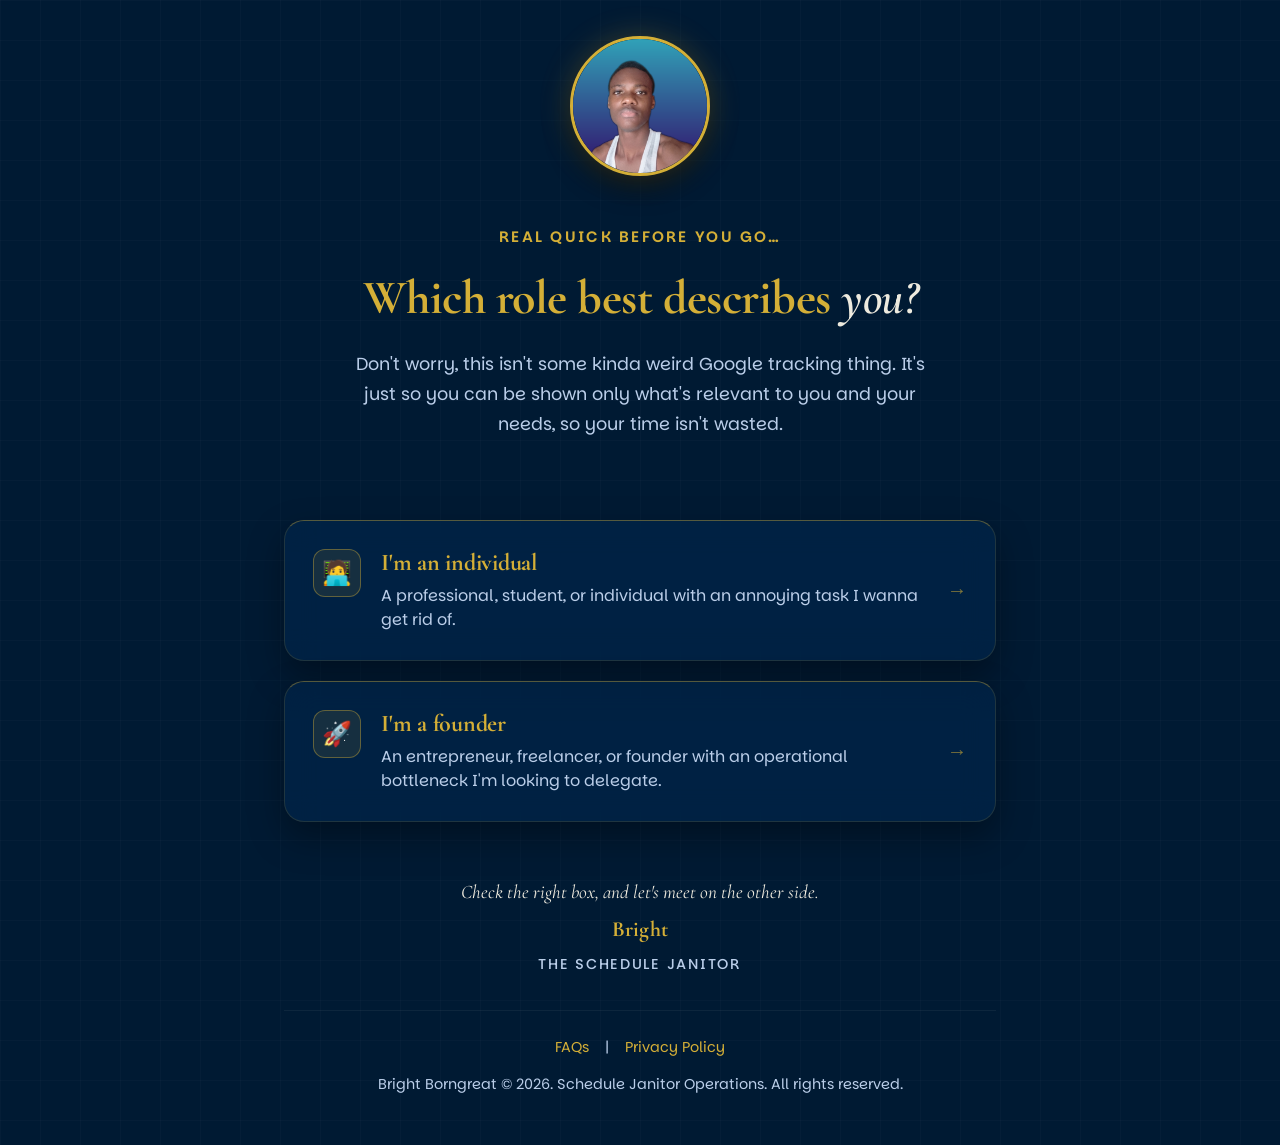
<file: index.html>
<!DOCTYPE html>
<html lang="en">
<head>
    <meta charset="UTF-8">
    <meta name="viewport" content="width=device-width, initial-scale=1.0">
    <title>Welcome — Schedule Janitor</title>
    <script data-goatcounter="https://bborngreat.goatcounter.com/count"
        async src="//gc.zgo.at/count.js"></script>
    <!-- Google Fonts: Cormorant Garamond (Headings) & Parkinsans (Body Text) -->
    <link rel="preconnect" href="https://fonts.googleapis.com">
    <link rel="preconnect" href="https://fonts.gstatic.com" crossorigin>
    <link href="https://fonts.googleapis.com/css2?family=Cormorant+Garamond:ital,wght@0,600;0,700;1,600;1,700&family=Parkinsans:wght@400;500;600;700&display=swap" rel="stylesheet">

    <style>
        :root {
            --bg-color: #001A33;
            --card-bg: rgba(0, 40, 80, 0.55);
            --card-hover-bg: rgba(0, 50, 100, 0.75);
            --border-subtle: rgba(212, 175, 55, 0.15);
            --border-highlight: rgba(212, 175, 55, 0.4);
            --text-primary: #EDEADE;
            --text-muted: #BACEE9;
            --accent-gold: #D4AF37;
            --accent-gold-hover: #F0C846;
            --accent-glow: rgba(212, 175, 55, 0.25);
            --max-width: 760px;
        }

        * {
            box-sizing: border-box;
            margin: 0;
            padding: 0;
        }

        button:focus-visible,
        a:focus-visible {
            outline: 2px solid var(--accent-gold);
            outline-offset: 4px;
            border-radius: 6px;
        }

        body {
            background-color: var(--bg-color);
            background-image: 
                linear-gradient(to right, rgba(255,255,255,.02) 1px, transparent 1px),
                linear-gradient(to bottom, rgba(255,255,255,.02) 1px, transparent 1px);
            background-size: 40px 40px, 40px 40px;
            color: var(--text-primary);
            font-family: 'Parkinsans', sans-serif;
            line-height: 1.75;
            font-size: 1.1rem;
            overflow-x: hidden;
            padding-top: 4px;
            min-height: 100vh;
            display: flex;
            flex-direction: column;
        }

        /* Top Scroll Progress Bar */
        #scroll-progress {
            position: fixed;
            top: 0;
            left: 0;
            height: 4px;
            background: linear-gradient(90deg, var(--accent-gold), #FFF);
            width: 0%;
            z-index: 9999;
            transition: width 0.1s ease-out;
            box-shadow: 0 0 10px rgba(212, 175, 55, 0.6);
        }

        /* Layout Container */
        .container {
            max-width: var(--max-width);
            margin: 0 auto;
            padding: 2rem 1.5rem 3rem 1.5rem;
            flex: 1;
            display: flex;
            flex-direction: column;
            justify-content: center;
            width: 100%;
        }

        /* Headshot */
        .headshot-wrapper {
            margin: 0 auto 2rem auto;
            width: 140px;
            height: 140px;
            border-radius: 50%;
            overflow: hidden;
            border: 3px solid var(--accent-gold);
            box-shadow: 0 0 30px var(--accent-glow), 0 12px 25px rgba(0, 0, 0, 0.6);
            background-color: var(--bg-color);
            position: relative;
        }

        .headshot-wrapper img {
            width: 100%;
            height: 100%;
            object-fit: cover;
            object-position: center 90%;
            display: block;
        }

        /* Hero Section */
        .hero-section {
            text-align: center;
            padding: 1rem 0 1.5rem 0;
        }

        .hero-eyebrow {
            font-family: 'Parkinsans', sans-serif;
            font-size: 0.95rem;
            color: var(--accent-gold);
            text-transform: uppercase;
            letter-spacing: 0.15em;
            font-weight: 600;
            margin-bottom: 1.25rem;
        }

        h1 {
            font-family: 'Cormorant Garamond', serif;
            color: var(--accent-gold);
            font-weight: 700;
            letter-spacing: -0.01em;
            font-size: clamp(2.2rem, 5vw, 3rem);
            line-height: 1.15;
            margin-bottom: 1.5rem;
        }

        h1 em {
            color: var(--text-primary);
            font-style: italic;
            font-weight: 600;
        }

        .lead {
            font-size: 1.1rem;
            color: var(--text-muted);
            margin-bottom: 2.5rem;
            line-height: 1.7;
            font-weight: 400;
            max-width: 580px;
            margin-left: auto;
            margin-right: auto;
        }

        /* Choice Cards */
        .choice-container {
            display: flex;
            flex-direction: column;
            gap: 1.25rem;
            margin: 1rem 0 2.5rem 0;
        }

        .choice-card {
            display: block;
            background: var(--card-bg);
            backdrop-filter: blur(16px);
            -webkit-backdrop-filter: blur(16px);
            border: 1px solid var(--border-subtle);
            border-top: 1px solid var(--border-highlight);
            border-radius: 20px;
            padding: 1.75rem 1.75rem;
            text-decoration: none;
            color: var(--text-primary);
            box-shadow: 0 15px 35px rgba(0, 0, 0, 0.35);
            transition: all 0.3s ease;
            position: relative;
            cursor: pointer;
            text-align: left;
        }

        .choice-card:hover {
            border-color: var(--accent-gold);
            background: var(--card-hover-bg);
            transform: translateY(-4px);
            box-shadow: 0 20px 45px rgba(212, 175, 55, 0.15), 0 15px 35px rgba(0, 0, 0, 0.4);
        }

        .choice-card-inner {
            display: flex;
            align-items: flex-start;
            gap: 1.25rem;
        }

        .choice-icon {
            flex-shrink: 0;
            width: 48px;
            height: 48px;
            border-radius: 12px;
            background: rgba(212, 175, 55, 0.1);
            border: 1px solid var(--border-highlight);
            display: flex;
            align-items: center;
            justify-content: center;
            font-size: 1.5rem;
            line-height: 1;
            transition: all 0.3s ease;
        }

        .choice-card:hover .choice-icon {
            background: rgba(212, 175, 55, 0.2);
            transform: scale(1.05);
        }

        .choice-content {
            flex: 1;
            min-width: 0;
        }

        .choice-role {
            font-family: 'Cormorant Garamond', serif;
            font-size: 1.5rem;
            font-weight: 700;
            color: var(--accent-gold);
            line-height: 1.2;
            margin-bottom: 0.4rem;
            letter-spacing: -0.01em;
        }

        .choice-desc {
            font-size: 1rem;
            color: var(--text-muted);
            line-height: 1.5;
        }

        .choice-arrow {
            flex-shrink: 0;
            align-self: center;
            font-size: 1.25rem;
            color: var(--accent-gold);
            opacity: 0.6;
            transition: all 0.3s ease;
        }

        .choice-card:hover .choice-arrow {
            opacity: 1;
            transform: translateX(4px);
        }

        /* Sign-off */
        .signoff {
            text-align: center;
            margin-top: 1rem;
        }

        .signoff-text {
            font-family: 'Cormorant Garamond', serif;
            font-style: italic;
            font-size: 1.2rem;
            color: var(--text-primary);
            margin-bottom: 0.25rem;
            line-height: 1.5;
        }

        .signoff-name {
            font-family: 'Cormorant Garamond', serif;
            font-size: 1.35rem;
            font-weight: 700;
            color: var(--accent-gold);
            letter-spacing: 0.01em;
        }

        .signoff-role {
            font-family: 'Parkinsans', sans-serif;
            font-size: 0.9rem;
            color: var(--text-muted);
            text-transform: uppercase;
            letter-spacing: 0.12em;
            margin-top: 0.25rem;
            font-weight: 500;
        }

        /* Footer */
        .footer {
            text-align: center;
            margin-top: 2rem;
            padding-top: 1.5rem;
            border-top: 1px solid rgba(255, 255, 255, 0.05);
            color: var(--text-muted);
            font-size: 0.9rem;
        }

        .footer a {
            color: var(--accent-gold);
            text-decoration: none;
            margin: 0 0.75rem;
            transition: color 0.2s ease;
        }

        .footer a:hover {
            color: var(--accent-gold-hover);
            text-decoration: underline;
        }

        /* Responsive Breakpoints */
        @media (max-width: 600px) {
            .container {
                padding: 1.5rem 1rem 2rem 1rem;
            }
            .choice-card {
                padding: 1.35rem 1.25rem;
            }
            .choice-card-inner {
                gap: 1rem;
            }
            .choice-icon {
                width: 42px;
                height: 42px;
                font-size: 1.25rem;
            }
            .choice-role {
                font-size: 1.3rem;
            }
            .choice-desc {
                font-size: 0.95rem;
            }
            .headshot-wrapper {
                width: 110px;
                height: 110px;
            }
        }
    </style>
</head>
<body>

    <!-- Scroll Progress Indicator -->
    <div id="scroll-progress"></div>

    <div class="container">

        <!-- Headshot -->
        <div class="headshot-wrapper">
            <img src="1788311590795.png" alt="Bright Borngreat - Schedule Janitor" onerror="this.src='https://placehold.co/140x140/001A33/D4AF37?text=Bright';">
        </div>

        <!-- Hero Section -->
        <section class="hero-section">
            <p class="hero-eyebrow">Real Quick Before You Go…</p>
            <h1>Which role best describes <em>you?</em></h1>
            <p class="lead">Don't worry, this isn't some kinda weird Google tracking thing. It's just so you can be shown only what's relevant to you and your needs, so your time isn't wasted.</p>
        </section>

        <!-- Choice Cards -->
        <div class="choice-container">

            <!-- Personal Option -->
            <a href="personal.html" class="choice-card">
                <div class="choice-card-inner">
                    <div class="choice-icon" aria-hidden="true">🧑‍💻</div>
                    <div class="choice-content">
                        <div class="choice-role">I'm an individual</div>
                        <div class="choice-desc">A professional, student, or individual with an annoying task I wanna get rid of.</div>
                    </div>
                    <div class="choice-arrow" aria-hidden="true">→</div>
                </div>
            </a>

            <!-- Business Option -->
            <a href="business.html" class="choice-card">
                <div class="choice-card-inner">
                    <div class="choice-icon" aria-hidden="true">🚀</div>
                    <div class="choice-content">
                        <div class="choice-role">I'm a founder</div>
                        <div class="choice-desc">An entrepreneur, freelancer, or founder with an operational bottleneck I'm looking to delegate.</div>
                    </div>
                    <div class="choice-arrow" aria-hidden="true">→</div>
                </div>
            </a>

        </div>

        <!-- Sign-off -->
        <div class="signoff">
            <p class="signoff-text">Check the right box, and let's meet on the other side.</p>
            <p class="signoff-name">Bright</p>
            <p class="signoff-role">The Schedule Janitor</p>
        </div>

        <!-- Footer -->
        <footer class="footer">
            <a href="faq.html">FAQs</a> |
            <a href="privacy-policy.html">Privacy Policy</a>
            <p style="margin-top: 0.75rem;">Bright Borngreat &copy; <span id="current-year"></span>. Schedule Janitor Operations. All rights reserved.</p>
        </footer>

    </div>

    <script>
        // Scroll progress bar logic
        window.addEventListener('scroll', () => {
            const winScroll = document.body.scrollTop || document.documentElement.scrollTop;
            const height = document.documentElement.scrollHeight - document.documentElement.clientHeight;
            const scrolled = (winScroll / height) * 100;
            const progressBar = document.getElementById('scroll-progress');
            if (progressBar) {
                progressBar.style.width = scrolled + '%';
            }
        });

        // Dynamic copyright year
        document.getElementById('current-year').textContent = new Date().getFullYear();

        // Keyboard shortcut: press 1 for personal, 2 for business
        document.addEventListener('keydown', (e) => {
            if (e.key === '1') {
                window.location.href = 'personal.html';
            } else if (e.key === '2') {
                window.location.href = 'business.html';
            }
        });
    </script>
</body>
</html>
</file>
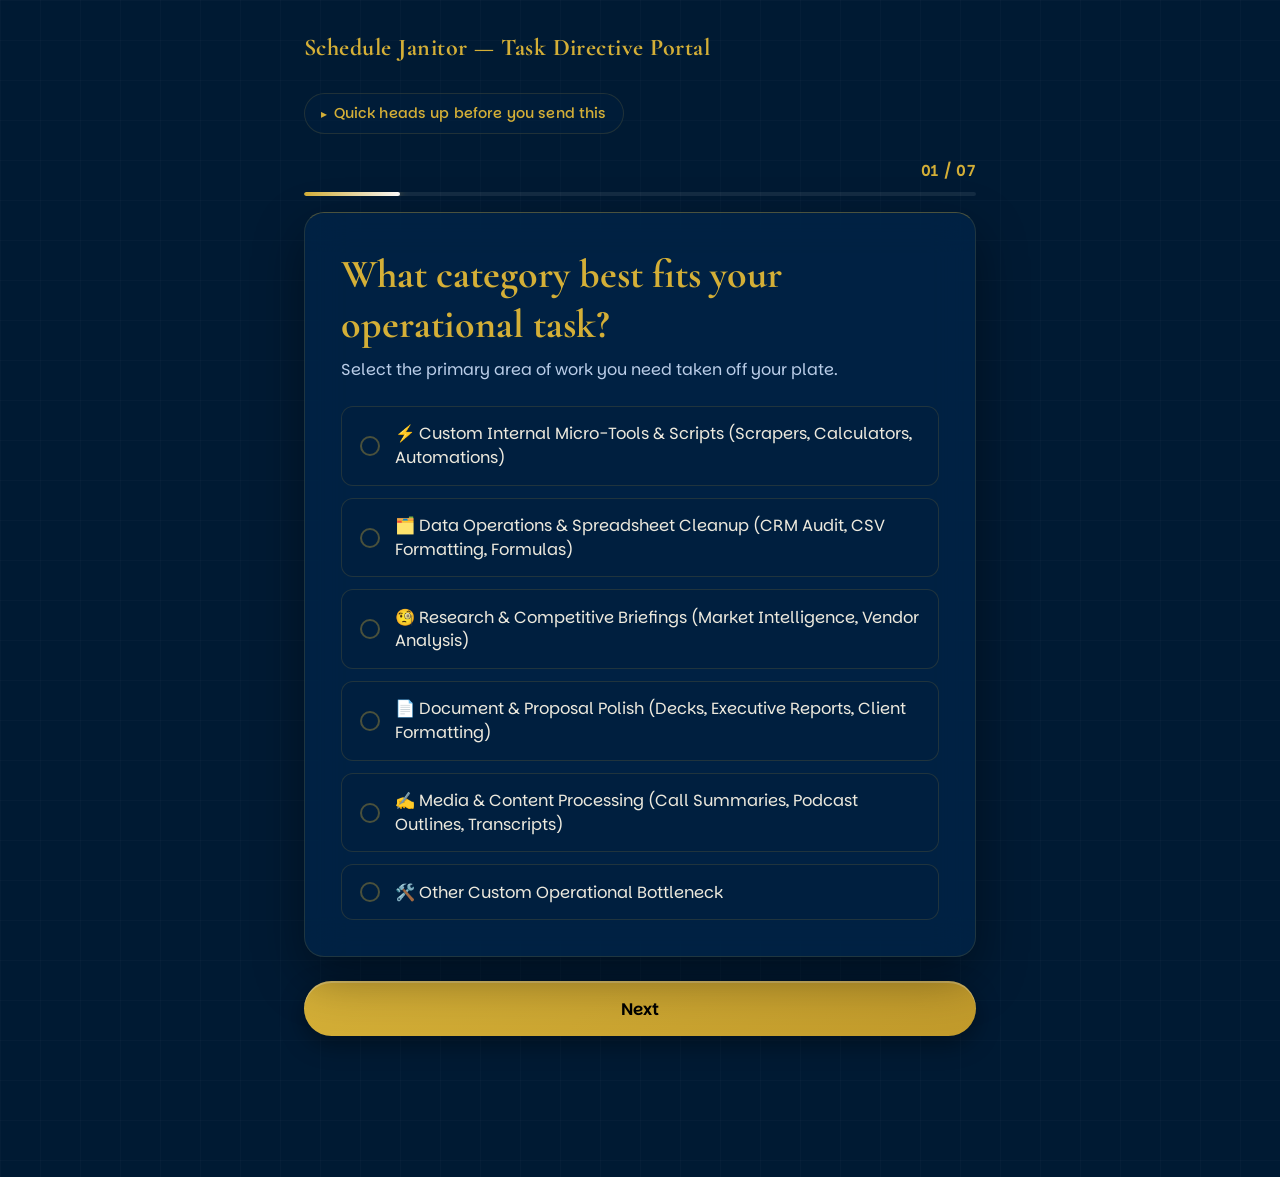
<file: business.html>
<!DOCTYPE html>
<html lang="en">
<head>
    <meta charset="UTF-8">
    <meta name="viewport" content="width=device-width, initial-scale=1.0, maximum-scale=5.0">
    <title>Task Directive Portal - Schedule Janitor</title>
    <script data-goatcounter="https://bborngreat.goatcounter.com/count"
        async src="//gc.zgo.at/count.js"></script>
    <!-- Google Fonts: Cormorant Garamond & Parkinsans -->
    <link rel="preconnect" href="https://fonts.googleapis.com">
    <link rel="preconnect" href="https://fonts.gstatic.com" crossorigin>
    <link href="https://fonts.googleapis.com/css2?family=Cormorant+Garamond:ital,wght@0,600;0,700;1,600&family=Parkinsans:wght@400;500;600&display=swap" rel="stylesheet">
    <link rel="stylesheet" href="style.css">
</head>
<body>

    <!-- Scroll Progress Bar -->
    <div id="scroll-progress"></div>

    <!-- Minimal Header -->
    <header class="site-header minimal-header">
        <div class="header-inner">
            <span class="brand-mark">Schedule Janitor — Task Directive Portal</span>
        </div>
    </header>

    <!-- Main Container -->
    <div class="container" id="app-container">

        <!-- Preflight Notice -->
        <details class="preflight-notice">
            <summary>Quick heads up before you send this</summary>
            <div class="preflight-inner">
                <p><span class="preflight-emoji">🤏</span> <strong>Pricing:</strong> Flat-rate quotes are based strictly on scope—small data cleanup or document polish tasks start around $25–$50, with custom automations quoted per scope.</p>
                <p><span class="preflight-emoji">⏪</span> <strong>Revisions:</strong> One revision is included if something's off or missed from your original request.</p>
                <p><span class="preflight-emoji">🧾</span> <strong>Payment:</strong> You only pay after you've previewed the work and you're happy with it.</p>
                <p><span class="preflight-emoji">🔐</span> <strong>Security:</strong> Never share root account passwords or banking details. For tool integrations or data tasks, we use restricted worker API keys or sanitized sample data.</p>
            </div>
        </details>

        <!-- FORM VIEW -->
        <div id="form-view">
            <!-- Progress Header -->
            <div class="progress-area">
                <div class="progress-text">
                    <span id="step-counter">01 / 07</span>
                </div>
                <div class="progress-bar-track">
                    <div class="progress-bar-fill" id="progress-fill"></div>
                </div>
            </div>

            <!-- Step Container (Dynamic elements rendered here by script.js) -->
            <div id="step-container" class="glass-box step-box">
                <!-- Steps injected by JavaScript -->
            </div>

            <!-- Navigation Buttons -->
            <div class="nav-buttons">
                <button type="button" id="back-btn" class="btn-outline" aria-label="Previous question">Back</button>
                <button type="button" id="next-btn" class="btn-gold" aria-label="Next question">Next</button>
                <button type="button" id="submit-btn" class="btn-gold hidden" aria-label="Submit request">Send my request</button>
            </div>

            <!-- Validation/Status Message -->
            <div id="form-message" class="form-message" aria-live="polite"></div>

            <!-- Honeypot Field -->
            <div class="honeypot-field" aria-hidden="true">
                <label for="website">Website</label>
                <input type="text" id="website" name="website" tabindex="-1" autocomplete="off">
            </div>
        </div>

        <!-- SUCCESS VIEW -->
        <div id="success-view" class="glass-box success-box hidden">
            <h2 class="success-title">Got it.</h2>
            <p class="success-text">Your task directive has been received. I review all briefs within 2 hours and will send over a flat-rate quote via your preferred contact method.</p>
            <p class="success-signoff">Talk soon.</p>
            <a href="https://bborngreat.github.io/schedule-janitor/business.html" class="btn-gold" id="back-home-btn">Back to Schedule Janitor</a>
        </div>

        <!-- ERROR VIEW -->
        <div id="error-view" class="glass-box error-box hidden">
            <p class="error-text" id="error-message-text">Something went wrong while sending that. Your answers are still here. Check your connection and try again.</p>
            <button type="button" class="btn-gold" id="retry-btn">Try again</button>
        </div>

    </div>

    <script src="business.js"></script>
</body>
</html>
</file>
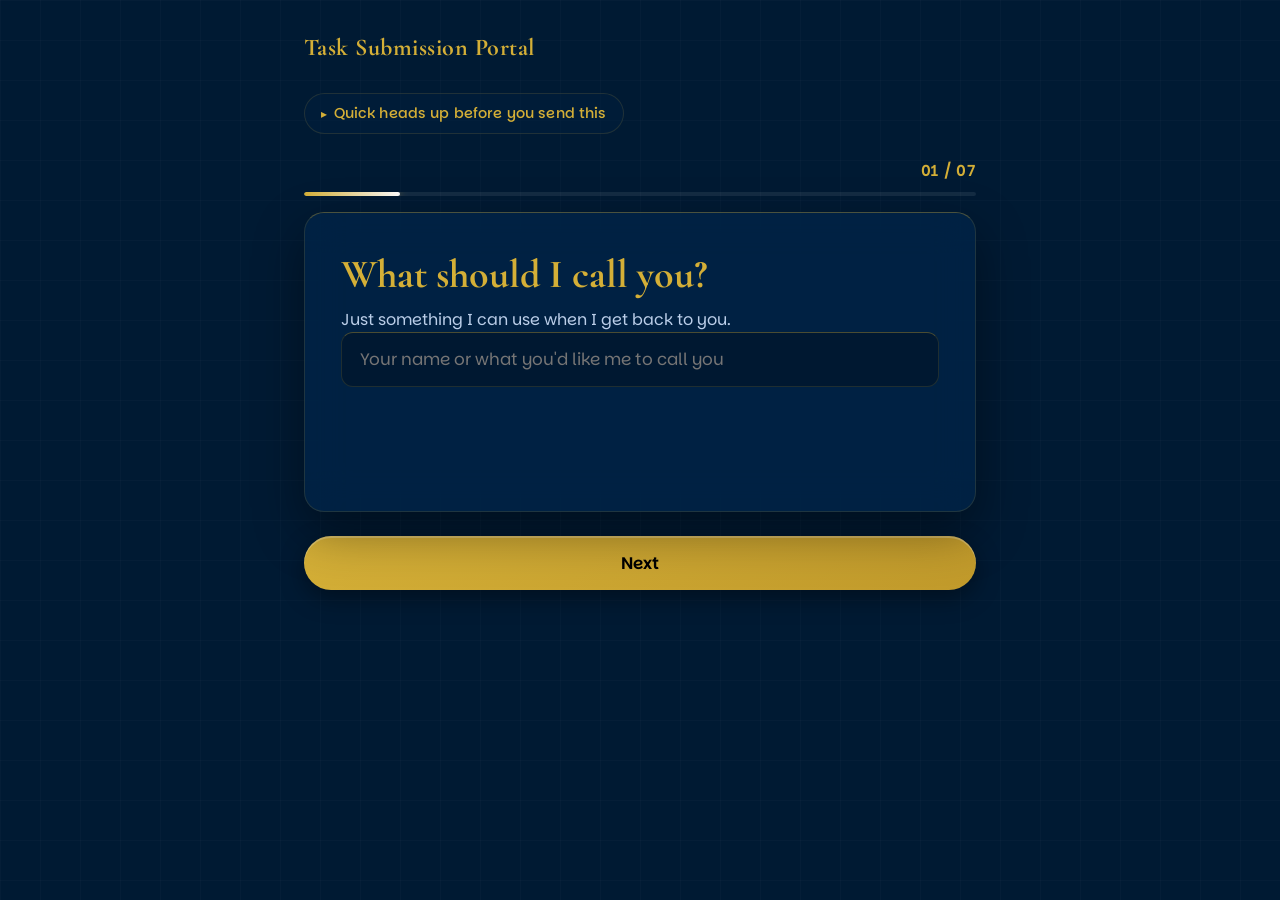
<file: personal.html>
<!DOCTYPE html>
<html lang="en">
<head>
    <meta charset="UTF-8">
    <meta name="viewport" content="width=device-width, initial-scale=1.0, maximum-scale=5.0">
    <title>Task Submission Form</title>
    <script data-goatcounter="https://bborngreat.goatcounter.com/count"
        async src="//gc.zgo.at/count.js"></script>
    <!-- Google Fonts: Cormorant Garamond & Parkinsans (same as homepage) -->
    <link rel="preconnect" href="https://fonts.googleapis.com">
    <link rel="preconnect" href="https://fonts.gstatic.com" crossorigin>
    <link href="https://fonts.googleapis.com/css2?family=Cormorant+Garamond:ital,wght@0,600;0,700;1,600&family=Parkinsans:wght@400;500;600&display=swap" rel="stylesheet">
    <link rel="stylesheet" href="style.css">
</head>
<body>

    <!-- Scroll Progress Bar (optional, kept for brand consistency) -->
    <div id="scroll-progress"></div>

    <!-- Minimal header (hamburger removed for focused flow; brand mark preserved) -->
    <header class="site-header minimal-header">
        <div class="header-inner">
            <span class="brand-mark">Task Submission Portal</span>
        </div>
    </header>

    <!-- Main container – holds either the form or success/error states -->
    <div class="container" id="app-container">

        <!-- Preflight notice: collapsible, visible on every step -->
        <details class="preflight-notice">
            <summary>Quick heads up before you send this</summary>
            <div class="preflight-inner">
                <p><span class="preflight-emoji">🤏</span> <strong>Pricing:</strong> I'll confirm whether I can do it and quote you a flat price before any work starts. Typically $5 to $30+, depending on the job.</p>
                <p><span class="preflight-emoji">⏪</span> <strong>Revisions:</strong> One revision is included if something's off or missed from your original request.</p>
                <p><span class="preflight-emoji">🧾</span> <strong>Payment:</strong> You only pay after you've previewed the work and you're happy with it.</p>
                <p><span class="preflight-emoji">🔐</span> <strong>Security:</strong> Please don't put passwords, logins, banking details or ID numbers in this form. I'll never ask for them.</p>
            </div>
        </details>

        <!-- FORM VIEW (initially visible) -->
        <div id="form-view">
            <!-- Progress header -->
            <div class="progress-area">
                <div class="progress-text">
                    <span id="step-counter">01 / 07</span>
                </div>
                <div class="progress-bar-track">
                    <div class="progress-bar-fill" id="progress-fill"></div>
                </div>
            </div>

            <!-- Step container (single question shown at a time) -->
            <div id="step-container" class="glass-box step-box">
                <!-- Steps injected by JavaScript -->
            </div>

            <!-- Navigation buttons -->
            <div class="nav-buttons">
                <button type="button" id="back-btn" class="btn-outline" aria-label="Previous question">Back</button>
                <button type="button" id="next-btn" class="btn-gold" aria-label="Next question">Next</button>
                <button type="button" id="submit-btn" class="btn-gold hidden" aria-label="Submit request">Send my request</button>
            </div>

            <!-- Live region for validation / status messages -->
            <div id="form-message" class="form-message" aria-live="polite"></div>

            <!-- Honeypot field (invisible) -->
            <div class="honeypot-field" aria-hidden="true">
                <label for="website">Website</label>
                <input type="text" id="website" name="website" tabindex="-1" autocomplete="off">
            </div>
        </div>

        <!-- SUCCESS VIEW (hidden by default) -->
        <div id="success-view" class="glass-box success-box hidden">
            <h2 class="success-title">Got it.</h2>
            <p class="success-text">Your request has been sent. I'll look it over and get back to you using the contact method you selected.</p>
            <p class="success-signoff">Talk soon.</p>
            <a href="https://bborngreat.github.io/schedule-janitor/personal.html" class="btn-gold" id="back-home-btn">Back to Schedule Janitor</a>
        </div>

        <!-- ERROR VIEW (hidden by default, shown only on submission failure) -->
        <div id="error-view" class="glass-box error-box hidden">
            <p class="error-text" id="error-message-text">Something went wrong while sending that. Your answers are still here. Check your connection and try again.</p>
            <button type="button" class="btn-gold" id="retry-btn">Try again</button>
        </div>

    </div>

    <script src="personal.js"></script>
</body>
</html>
</file>
<file: style.css>
@import url('https://fonts.googleapis.com/css2?family=Cormorant+Garamond:wght@700&family=Parkinsans:wght@300;400;500;600&display=swap');

/* ============================================================
   Schedule Janitor – Task Directive Portal Stylesheet
   Dark Navy theme (#001A33) with Gold accents (#D4AF37)
   ============================================================ */

:root {
  --bg-color: #001A33;
  --card-bg: rgba(0, 40, 80, 0.55);
  --border-subtle: rgba(212, 175, 55, 0.15);
  --border-highlight: rgba(212, 175, 55, 0.35);
  --text-primary: #EDEADE;
  --text-muted: #BACEE9;
  --accent-gold: #D4AF37;
  --accent-gold-hover: #E5C158;
  --max-width: 720px;
  --radius-card: 20px;
  --radius-btn: 50px;
  --transition-fast: 0.2s ease;
  --transition-smooth: 0.3s cubic-bezier(0.2, 0.9, 0.4, 1);
}

* {
  box-sizing: border-box;
  margin: 0;
  padding: 0;
}

body {
  background-color: var(--bg-color);
  background-image:
    linear-gradient(to right, rgba(255,255,255,.02) 1px, transparent 1px),
    linear-gradient(to bottom, rgba(255,255,255,.02) 1px, transparent 1px);
  background-size: 40px 40px;
  color: var(--text-primary);
  font-family: 'Parkinsans', sans-serif;
  line-height: 1.7;
  font-size: 1.05rem;
  overflow-x: hidden;
  padding-top: 4px;
  min-height: 100vh;
}

/* ---- Scroll progress bar ---- */
#scroll-progress {
  position: fixed;
  top: 0;
  left: 0;
  height: 4px;
  background: linear-gradient(90deg, var(--accent-gold), #FFF);
  width: 0%;
  z-index: 9999;
  transition: width 0.1s ease-out;
  box-shadow: 0 0 10px rgba(212, 175, 55, 0.6);
}

/* ---- Site Header ---- */
.site-header {
  position: relative;
  max-width: var(--max-width);
  margin: 0 auto;
  padding: 1.5rem 1.5rem 0 1.5rem;
  display: flex;
  justify-content: flex-start;
  z-index: 1000;
}

.minimal-header .header-inner {
  width: 100%;
  display: flex;
  align-items: center;
}

.brand-mark {
  font-family: 'Cormorant Garamond', serif;
  font-weight: 700;
  font-size: 1.5rem;
  color: var(--accent-gold);
  letter-spacing: 0.02em;
}

/* ---- Main Container ---- */
.container {
  max-width: var(--max-width);
  margin: 0 auto;
  padding: 1rem 1.5rem 6rem 1.5rem;
}

/* ---- Preflight Notice Collapsible Dropdown ---- */
.preflight-notice {
  margin: 0.5rem 0 1.5rem 0;
  font-size: 0.9rem;
}

.preflight-notice summary {
  list-style: none;
  cursor: pointer;
  display: inline-flex;
  align-items: center;
  gap: 0.4rem;
  padding: 0.45rem 1rem;
  background: rgba(0, 30, 60, 0.6);
  border: 1px solid var(--border-subtle);
  border-radius: 999px;
  color: var(--accent-gold);
  font-weight: 500;
  font-family: 'Parkinsans', sans-serif;
  letter-spacing: 0.01em;
  transition: background var(--transition-fast), border-color var(--transition-fast);
}

.preflight-notice summary::-webkit-details-marker { display: none; }

.preflight-notice summary::before {
  content: "▸";
  display: inline-block;
  font-size: 0.75rem;
  transform: translateY(1px);
  transition: transform var(--transition-fast);
}

.preflight-notice[open] summary::before {
  transform: translateY(1px) rotate(90deg);
}

.preflight-notice summary:hover {
  background: rgba(212, 175, 55, 0.12);
  border-color: var(--border-highlight);
}

.preflight-inner {
  margin-top: 0.75rem;
  padding: 1.1rem 1.25rem;
  background: rgba(0, 30, 60, 0.65);
  backdrop-filter: blur(12px);
  -webkit-backdrop-filter: blur(12px);
  border: 1px solid var(--border-subtle);
  border-radius: 14px;
  color: var(--text-muted);
  line-height: 1.6;
  font-size: 0.92rem;
}

.preflight-inner p {
  margin-bottom: 0.65rem;
}

.preflight-inner p:last-child {
  margin-bottom: 0;
}

.preflight-inner strong {
  color: var(--text-primary);
  font-weight: 600;
}

.preflight-emoji {
  margin-right: 0.25rem;
}

/* ---- Progress Header ---- */
.progress-area {
  margin-bottom: 0.5rem;
}

.progress-text {
  display: flex;
  justify-content: flex-end;
  font-size: 0.95rem;
  font-weight: 600;
  letter-spacing: 0.05em;
  color: var(--accent-gold);
  margin-bottom: 0.5rem;
}

.progress-bar-track {
  width: 100%;
  height: 4px;
  background: rgba(255, 255, 255, 0.08);
  border-radius: 4px;
  overflow: hidden;
}

.progress-bar-fill {
  height: 100%;
  width: 0%;
  background: linear-gradient(90deg, var(--accent-gold), #FFF);
  border-radius: 4px;
  transition: width var(--transition-smooth);
  box-shadow: 0 0 8px rgba(212, 175, 55, 0.5);
}

/* ---- Step Container Card (Glassmorphism) ---- */
.glass-box {
  background: var(--card-bg);
  backdrop-filter: blur(20px);
  -webkit-backdrop-filter: blur(20px);
  border: 1px solid var(--border-subtle);
  border-top: 1px solid var(--border-highlight);
  border-radius: var(--radius-card);
  padding: 2.25rem;
  margin: 1rem 0 1.5rem 0;
  box-shadow: 0 20px 50px rgba(0, 0, 0, 0.4);
  position: relative;
}

.step-box {
  min-height: 300px;
  display: flex;
  flex-direction: column;
  justify-content: flex-start;
}

/* ---- Dynamic Header Elements (Injected by script.js) ---- */
.step-header {
  margin-bottom: 1.5rem;
}

.step-title,
.step-question {
  font-family: 'Cormorant Garamond', serif;
  font-weight: 700;
  font-size: clamp(1.8rem, 3.8vw, 2.5rem);
  color: var(--accent-gold);
  line-height: 1.25;
  margin-bottom: 0.5rem;
}

.step-subtitle,
.step-support {
  font-size: 1rem;
  color: var(--text-muted);
  line-height: 1.6;
  margin-bottom: 0;
}

/* ---- Form Step Body & Inputs ---- */
.step-body {
  width: 100%;
}

.form-input,
.form-textarea,
.step-input,
.step-textarea {
  width: 100%;
  background: rgba(0, 20, 40, 0.65);
  border: 1px solid var(--border-subtle);
  border-top: 1px solid var(--border-highlight);
  border-radius: 12px;
  padding: 0.9rem 1.1rem;
  font-family: 'Parkinsans', sans-serif;
  font-size: 1.05rem;
  color: var(--text-primary);
  transition: border-color var(--transition-fast), box-shadow var(--transition-fast);
  outline: none;
}

.form-input:focus,
.form-textarea:focus,
.form-select:focus {
  border-color: var(--accent-gold);
  box-shadow: 0 0 0 3px rgba(212, 175, 55, 0.2);
}

.form-textarea {
  min-height: 130px;
  resize: vertical;
  line-height: 1.6;
}

.form-input::placeholder,
.form-textarea::placeholder {
  color: rgba(186, 206, 233, 0.45);
  font-weight: 300;
}

/* ---- Options Card Group (Radio & Checkbox) ---- */
.options-group,
.options-grid {
  display: flex;
  flex-direction: column;
  gap: 0.75rem;
}

.option-card {
  display: flex;
  align-items: center;
  gap: 0.9rem;
  padding: 0.95rem 1.15rem;
  background: rgba(0, 30, 60, 0.45);
  border: 1px solid var(--border-subtle);
  border-radius: 12px;
  cursor: pointer;
  transition: border-color var(--transition-fast), background var(--transition-fast), box-shadow var(--transition-fast);
  font-size: 1.02rem;
  color: var(--text-primary);
  line-height: 1.45;
  -webkit-tap-highlight-color: transparent;
}

.option-card:hover {
  border-color: var(--border-highlight);
  background: rgba(0, 45, 90, 0.6);
}

.option-card.selected {
  border-color: var(--accent-gold);
  background: rgba(212, 175, 55, 0.1);
  box-shadow: 0 0 0 1px var(--accent-gold);
}

.option-card input[type="radio"] {
  appearance: none;
  -webkit-appearance: none;
  width: 20px;
  height: 20px;
  border: 2px solid var(--border-highlight);
  border-radius: 50%;
  margin: 0;
  flex-shrink: 0;
  position: relative;
  cursor: pointer;
  transition: border-color var(--transition-fast), background var(--transition-fast);
}

.option-card input[type="radio"]:checked {
  border-color: var(--accent-gold);
  background: var(--accent-gold);
}

.option-card input[type="radio"]:checked::after {
  content: "";
  position: absolute;
  top: 50%;
  left: 50%;
  transform: translate(-50%, -50%);
  width: 8px;
  height: 8px;
  border-radius: 50%;
  background: var(--bg-color);
}

/* ---- Contact Group Component ---- */
.contact-group-container {
  display: flex;
  flex-direction: column;
  gap: 0.85rem;
  width: 100%;
}

.form-select {
  width: 100%;
  background: rgba(0, 25, 50, 0.85);
  border: 1px solid var(--border-subtle);
  border-top: 1px solid var(--border-highlight);
  border-radius: 12px;
  padding: 0.9rem 1.1rem;
  font-family: 'Parkinsans', sans-serif;
  font-size: 1.05rem;
  color: var(--text-primary);
  outline: none;
  cursor: pointer;
}

.form-select option {
  background: #001A33;
  color: var(--text-primary);
  padding: 0.5rem;
}

/* ---- Navigation Buttons ---- */
.nav-buttons {
  display: flex;
  justify-content: space-between;
  gap: 1rem;
  margin-top: 1.5rem;
}

.btn-gold,
.btn-outline {
  font-family: 'Parkinsans', sans-serif;
  font-weight: 600;
  font-size: 1.05rem;
  padding: 0.95rem 2rem;
  border-radius: var(--radius-btn);
  cursor: pointer;
  transition: all var(--transition-fast);
  text-decoration: none;
  display: inline-block;
  text-align: center;
  border: none;
  -webkit-tap-highlight-color: transparent;
}

.btn-gold {
  background: linear-gradient(135deg, var(--accent-gold), #C19A2B);
  color: #000;
  box-shadow: 0 8px 25px rgba(0, 0, 0, 0.4), inset 0 2px 0 rgba(255,255,255,0.25);
  flex: 1;
}

.btn-gold:hover {
  transform: translateY(-2px);
  box-shadow: 0 12px 30px rgba(212, 175, 55, 0.25);
  background: linear-gradient(135deg, var(--accent-gold-hover), var(--accent-gold));
}

.btn-gold:disabled {
  opacity: 0.6;
  cursor: not-allowed;
  transform: none;
}

.btn-outline {
  background: transparent;
  color: var(--text-primary);
  border: 1px solid var(--border-highlight);
  flex: 0 0 auto;
  padding: 0.95rem 1.8rem;
}

.btn-outline:hover {
  border-color: var(--accent-gold);
  background: rgba(212, 175, 55, 0.08);
}

.hidden {
  display: none !important;
}

/* ---- Validation & Feedback ---- */
.form-message {
  margin-top: 1rem;
  min-height: 1.8rem;
  font-size: 0.95rem;
  color: #F4B8B8;
  text-align: center;
  font-weight: 500;
  transition: opacity var(--transition-fast);
  opacity: 0;
}

/* ---- Anti-Spam Honeypot ---- */
.honeypot-field {
  position: absolute;
  left: -9999px;
  top: -9999px;
  opacity: 0;
  height: 0;
  width: 0;
  overflow: hidden;
}

/* ---- Success & Error Screens ---- */
.success-box,
.error-box {
  text-align: center;
  padding: 3rem 2rem;
}

.success-title {
  font-family: 'Cormorant Garamond', serif;
  font-size: clamp(2.5rem, 5vw, 3.5rem);
  color: var(--accent-gold);
  margin-bottom: 1.25rem;
}

.success-text {
  font-size: 1.15rem;
  color: var(--text-primary);
  margin-bottom: 1rem;
  max-width: 520px;
  margin-left: auto;
  margin-right: auto;
  line-height: 1.7;
}

.success-signoff {
  font-family: 'Cormorant Garamond', serif;
  font-size: 1.7rem;
  color: var(--accent-gold);
  font-style: italic;
  margin-bottom: 2rem;
}

.error-text {
  font-size: 1.1rem;
  color: #F4B8B8;
  margin-bottom: 1.5rem;
}

/* ---- Responsive Formatting ---- */
@media (max-width: 600px) {
  .container {
    padding: 1rem 1rem 4rem 1rem;
  }
  .glass-box {
    padding: 1.5rem;
  }
  .step-title {
    font-size: 1.7rem;
  }
  .option-card {
    padding: 0.85rem 1rem;
    font-size: 0.95rem;
  }
  .btn-gold,
  .btn-outline {
    padding: 0.85rem 1.4rem;
    font-size: 1rem;
  }
}
</file>
